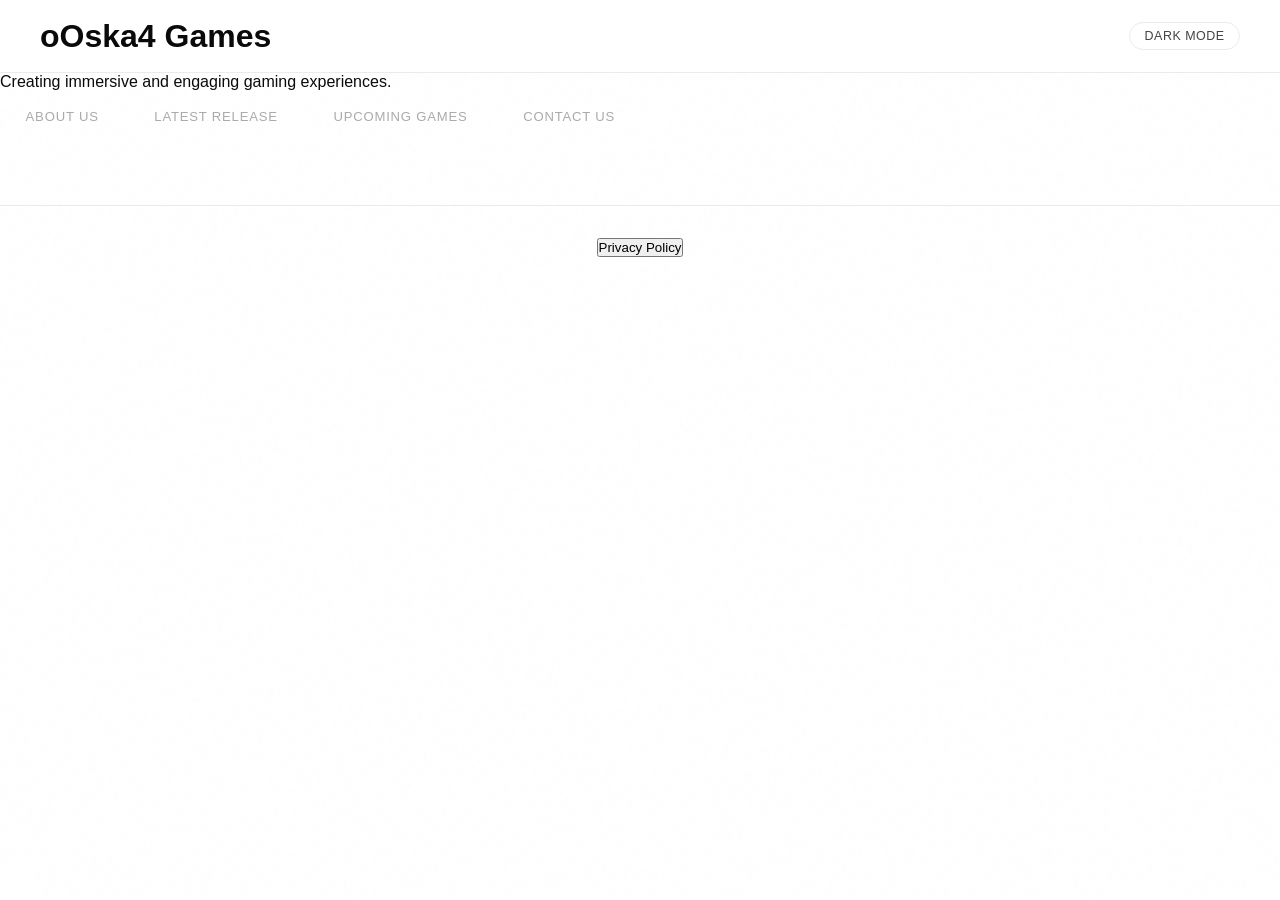
<file: index (1).html>
<!DOCTYPE html><html lang="en"><head>
    <meta charset="UTF-8">
    <meta name="viewport" content="width=device-width, initial-scale=1.0">
    <title>oOska4 Games</title>
    <link rel="icon" href="https://play-lh.googleusercontent.com/SeCmiNJ_7JCiqhTgChS6ItuMIy8qofZCER3fd4OU8s9YSKEI_5aki61v82Ia8RvaY4Y=s188-rw">
    <link rel="stylesheet" href="styles.css">
    <meta property="og:title" content="oOska4 Games">
    <meta property="og:description" content="Creating immersive and engaging gaming experiences. Check out our latest release Flappy Plane!">
    <meta property="og:image" content="https://play-lh.googleusercontent.com/SeCmiNJ_7JCiqhTgChS6ItuMIy8qofZCER3fd4OU8s9YSKEI_5aki61v82Ia8RvaY4Y=s188-rw">
    <meta property="og:url" content="https://yourdomain.com/">
</head>
<body>
    <header>
        <h1>oOska4 Games</h1>
        <button class="theme-toggle" onclick="toggleTheme()">Dark Mode</button>
    </header>

    <main class="container">
        <p class="intro">Creating immersive and engaging gaming experiences.</p>

        <nav class="tabs">
            <button class="tablink" onclick="openTab(event, 'about')">About Us</button>
            <button class="tablink" onclick="openTab(event, 'latest-release')">Latest Release</button>
            <button class="tablink" onclick="openTab(event, 'upcoming-games')">Upcoming Games</button>
            <button class="tablink" onclick="openTab(event, 'contact')">Contact Us</button>
        </nav>

        <section id="about" class="tabcontent">
            <h3>About Us</h3>
            <p>oOska4 Games is dedicated to developing top-notch games that captivate players worldwide. Our mission is to push the boundaries of gaming and deliver unforgettable adventures.</p>
        </section>

        <section id="latest-release" class="tabcontent">
            <h3>Latest Release</h3>
            <p>Our latest game, <strong>Flappy Plane</strong>, is now available on Google Play!</p>
            <a href="https://play.google.com/store/apps/details?id=com.ooska4.flappybird" class="btn btn-playstore" target="_blank">Download Flappy Plane</a>
            <p>Don't have an Android? Use an emulator to play!</p>
        </section>

        <section id="upcoming-games" class="tabcontent">
            <h3>Upcoming Games</h3>
            <ul>
                <li>Flappy Plane 3D - A thrilling 3D version of the Flappy Plane game.</li>
            </ul>
        </section>

        <section id="contact" class="tabcontent">
            <h3>Contact Us</h3>
            <a href="https://discord.gg/BEwNe6U3hT" class="btn btn-discord" target="_blank">Join our Discord</a>
        </section>
    </main>

    <footer>
        <button class="privacy-policy-btn" onclick="window.location.href='policy.html';">Privacy Policy</button>
    </footer>

    <script src="script.js"></script>

</body></html>
</file>
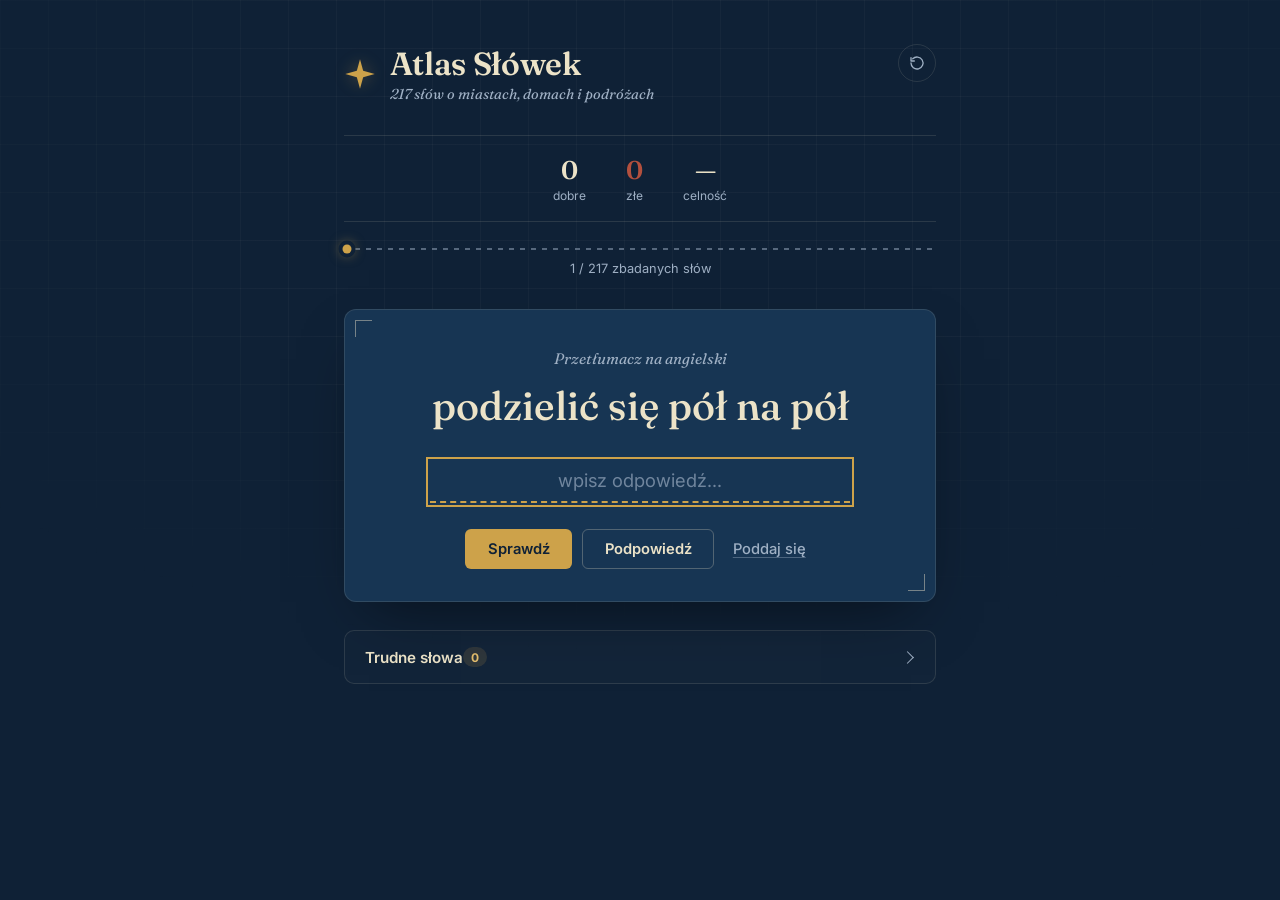
<file: losowecosmacieja.html>
<!DOCTYPE html>
<html lang="pl">
<head>
<meta charset="UTF-8">
<meta name="viewport" content="width=device-width, initial-scale=1.0">
<meta name="color-scheme" content="dark">
<meta name="theme-color" content="#0F2136">
<title>Atlas Słówek</title>
<link rel="preconnect" href="https://fonts.googleapis.com">
<link rel="preconnect" href="https://fonts.gstatic.com" crossorigin>
<link href="https://fonts.googleapis.com/css2?family=Fraunces:ital,opsz,wght@0,9..144,500;0,9..144,600;1,9..144,500&family=Inter:wght@400;500;600;700&display=swap" rel="stylesheet">
<style>
  :root{
    --navy-deep:#0F2136;
    --navy-panel:#16304C;
    --navy-card:#173553;
    --parchment:#ECE3C8;
    --slate:#9FB0C4;
    --brass:#CDA24A;
    --brass-light:#E4BE6E;
    --brick:#B3503E;
    --card-border:rgba(236,227,200,0.12);
    --font-display:'Fraunces', Georgia, serif;
    --font-body:'Inter', -apple-system, BlinkMacSystemFont, sans-serif;
  }

  *{box-sizing:border-box;}
  html,body{height:100%;}
  body{
    margin:0;
    background:var(--navy-deep);
    color:var(--parchment);
    font-family:var(--font-body);
    -webkit-font-smoothing:antialiased;
    text-rendering:optimizeLegibility;
    position:relative;
    overflow-x:hidden;
  }

  .chart-grid{
    position:fixed;
    inset:0;
    pointer-events:none;
    background-image:
      linear-gradient(rgba(236,227,200,0.035) 1px, transparent 1px),
      linear-gradient(90deg, rgba(236,227,200,0.035) 1px, transparent 1px);
    background-size:48px 48px;
    mask-image:radial-gradient(ellipse 80% 60% at 50% 20%, black 40%, transparent 90%);
    z-index:0;
  }

  .sr-only{
    position:absolute; width:1px; height:1px; padding:0; margin:-1px;
    overflow:hidden; clip:rect(0,0,0,0); white-space:nowrap; border:0;
  }

  .app{
    position:relative;
    z-index:1;
    max-width:640px;
    margin:0 auto;
    padding:2.75rem 1.5rem 4rem;
  }

  /* ---------- header ---------- */
  .app__header{
    display:flex;
    align-items:flex-start;
    justify-content:space-between;
    gap:1rem;
    margin-bottom:2rem;
  }
  .brand{
    display:flex;
    align-items:center;
    gap:0.85rem;
  }
  .compass-icon{
    width:32px; height:32px; flex:none;
    color:var(--brass);
    filter:drop-shadow(0 0 8px rgba(205,162,74,0.35));
  }
  .brand h1{
    font-family:var(--font-display);
    font-weight:600;
    font-size:clamp(1.5rem, 1.15rem + 1.4vw, 2rem);
    letter-spacing:-0.01em;
    margin:0 0 0.15rem;
    color:var(--parchment);
  }
  .brand .subtitle{
    margin:0;
    font-size:0.9rem;
    color:var(--slate);
    font-style:italic;
    font-family:var(--font-display);
  }
  .reset-btn{
    flex:none;
    width:38px; height:38px;
    border-radius:50%;
    border:1px solid var(--card-border);
    background:transparent;
    color:var(--slate);
    display:flex; align-items:center; justify-content:center;
    cursor:pointer;
    transition:border-color .15s ease, color .15s ease, transform .5s ease;
  }
  .reset-btn:hover{ color:var(--brass); border-color:var(--brass); }
  .reset-btn:active svg{ transform:rotate(-45deg); }
  .reset-btn svg{ width:16px; height:16px; transition:transform .4s ease; }

  /* ---------- stats ---------- */
  .stats{
    display:flex;
    justify-content:center;
    gap:2.5rem;
    padding:1.1rem 0;
    margin-bottom:0.25rem;
    border-top:1px solid var(--card-border);
    border-bottom:1px solid var(--card-border);
  }
  .stat{ text-align:center; }
  .stat__value{
    display:block;
    font-family:var(--font-display);
    font-weight:600;
    font-size:1.6rem;
    color:var(--parchment);
  }
  .stat--bad .stat__value{ color:var(--brick); }
  .stat__label{
    display:block;
    font-size:0.75rem;
    color:var(--slate);
    margin-top:0.15rem;
  }

  /* ---------- route progress ---------- */
  .route{ margin:1.6rem 0 2.1rem; }
  .route__track{
    position:relative;
    height:2px;
    border-radius:2px;
    background-image:repeating-linear-gradient(to right, rgba(159,176,196,0.5) 0 5px, transparent 5px 11px);
  }
  .route__fill{
    position:absolute; top:0; left:0; height:2px; border-radius:2px;
    background:var(--brass);
    width:0%;
    transition:width .5s ease;
  }
  .route__marker{
    position:absolute; top:50%; left:0%;
    width:9px; height:9px; border-radius:50%;
    background:var(--brass);
    box-shadow:0 0 0 4px var(--navy-deep), 0 0 12px 2px rgba(205,162,74,0.55);
    transform:translate(-50%,-50%);
    transition:left .5s ease;
  }
  .route__label{
    margin-top:0.7rem;
    text-align:center;
    font-size:0.8rem;
    color:var(--slate);
  }

  /* ---------- card ---------- */
  .card{
    position:relative;
    background:var(--navy-card);
    border:1px solid var(--card-border);
    border-radius:12px;
    padding:2.4rem 2rem 2rem;
    box-shadow:0 25px 60px -25px rgba(0,0,0,0.55);
  }
  .card::before, .card::after{
    content:"";
    position:absolute;
    width:16px; height:16px;
    border-color:var(--brass);
    opacity:0.45;
  }
  .card::before{ top:10px; left:10px; border-top:1.5px solid; border-left:1.5px solid; }
  .card::after{ bottom:10px; right:10px; border-bottom:1.5px solid; border-right:1.5px solid; }

  @keyframes cardGlow{
    0%{ box-shadow:0 25px 60px -25px rgba(0,0,0,0.55), 0 0 0 1px var(--card-border); }
    35%{ box-shadow:0 25px 60px -25px rgba(0,0,0,0.55), 0 0 0 1px var(--brass), 0 0 46px 6px rgba(205,162,74,0.3); }
    100%{ box-shadow:0 25px 60px -25px rgba(0,0,0,0.55), 0 0 0 1px var(--card-border); }
  }
  .card.is-correct{ animation:cardGlow 0.9s ease-out; }

  @keyframes shakeX{
    0%,100%{ transform:translateX(0); }
    20%{ transform:translateX(-6px); }
    40%{ transform:translateX(5px); }
    60%{ transform:translateX(-4px); }
    80%{ transform:translateX(3px); }
  }
  .card.is-wrong{ animation:shakeX 0.4s ease-in-out; }

  .card__kicker{
    text-align:center;
    margin:0 0 0.9rem;
    font-family:var(--font-display);
    font-style:italic;
    font-size:0.95rem;
    color:var(--slate);
  }
  .prompt{
    text-align:center;
    margin:0 0 1.9rem;
    font-family:var(--font-display);
    font-weight:500;
    font-size:clamp(1.7rem, 1.35rem + 1.6vw, 2.5rem);
    line-height:1.2;
    color:var(--parchment);
  }

  #answerForm{ display:flex; flex-direction:column; align-items:center; }

  .answer-input{
    width:100%;
    max-width:420px;
    background:transparent;
    border:none;
    border-bottom:2px dashed rgba(236,227,200,0.3);
    color:var(--parchment);
    font-family:var(--font-body);
    font-weight:500;
    font-size:1.15rem;
    text-align:center;
    padding:0.5rem 0.25rem 0.65rem;
    outline:none;
    transition:border-color .15s ease;
  }
  .answer-input::placeholder{ color:rgba(159,176,196,0.65); font-weight:400; }
  .answer-input:focus{ border-bottom-color:var(--brass); }
  .answer-input:disabled{ opacity:0.6; }

  .hint-display{
    margin-top:0.85rem;
    font-size:1rem;
    letter-spacing:0.2em;
    color:var(--brass-light);
    text-align:center;
  }

  .warn{
    margin-top:0.85rem;
    font-size:0.88rem;
    color:var(--brick);
    text-align:center;
  }

  .actions{
    display:flex;
    flex-wrap:wrap;
    justify-content:center;
    align-items:center;
    gap:0.6rem;
    margin-top:1.6rem;
  }
  .btn{
    font-family:var(--font-body);
    font-weight:600;
    font-size:0.92rem;
    padding:0.65rem 1.35rem;
    border-radius:6px;
    border:1px solid transparent;
    cursor:pointer;
    background:transparent;
    transition:background .15s ease, border-color .15s ease, color .15s ease, transform .1s ease;
  }
  .btn:active{ transform:translateY(1px); }
  .btn--primary{ background:var(--brass); color:var(--navy-deep); }
  .btn--primary:hover{ background:var(--brass-light); }
  .btn--ghost{ color:var(--parchment); border-color:rgba(236,227,200,0.28); }
  .btn--ghost:hover{ border-color:var(--brass); color:var(--brass-light); }
  .btn--muted{
    color:var(--slate);
    font-weight:500;
    padding:0.65rem 0.5rem;
    text-decoration:underline;
    text-underline-offset:3px;
    text-decoration-color:rgba(159,176,196,0.4);
  }
  .btn--muted:hover{ color:var(--brick); text-decoration-color:var(--brick); }

  .btn:focus-visible, .answer-input:focus-visible, .reset-btn:focus-visible, summary:focus-visible{
    outline:2px solid var(--brass);
    outline-offset:2px;
  }

  /* ---------- result area ---------- */
  .result{ text-align:center; margin-top:1.5rem; }
  .result__ok{
    font-family:var(--font-display);
    font-weight:600;
    font-size:1.3rem;
    color:var(--brass-light);
    margin:0 0 0.35rem;
  }
  .result__continue{
    font-size:0.8rem;
    color:var(--slate);
    margin:0;
  }
  .result__label{
    font-size:0.78rem;
    color:var(--slate);
    margin:0 0 0.35rem;
  }
  .diff{
    font-size:1.2rem;
    font-weight:600;
    letter-spacing:0.02em;
    margin:0 0 1.1rem;
  }
  .diff-ok{ color:var(--brass-light); }
  .diff-bad{ color:var(--brick); text-decoration:line-through; text-decoration-color:rgba(179,80,62,0.6); }
  .diff-empty{ color:var(--slate); font-weight:400; font-style:italic; }
  .correct-word{
    font-family:var(--font-display);
    font-weight:600;
    font-size:1.5rem;
    color:var(--parchment);
    margin:0 0 1.4rem;
  }

  /* ---------- difficult words ---------- */
  .difficult{
    margin-top:1.75rem;
    border:1px solid var(--card-border);
    border-radius:10px;
    padding:0 1.25rem;
    background:rgba(255,255,255,0.015);
  }
  .difficult summary{
    list-style:none;
    display:flex;
    align-items:center;
    justify-content:space-between;
    padding:1rem 0;
    cursor:pointer;
    font-weight:600;
    font-size:0.95rem;
    color:var(--parchment);
  }
  .difficult summary::-webkit-details-marker{ display:none; }
  .difficult summary::after{
    content:"";
    width:8px; height:8px;
    border-right:1.5px solid var(--slate);
    border-bottom:1.5px solid var(--slate);
    transform:rotate(-45deg);
    transition:transform .2s ease;
    margin-left:auto;
    margin-right:0.2rem;
  }
  .difficult[open] summary::after{ transform:rotate(45deg); }
  .difficult summary > span:first-child{ display:flex; align-items:center; gap:0.6rem; }
  .badge{
    background:rgba(205,162,74,0.15);
    color:var(--brass-light);
    font-size:0.75rem;
    font-weight:700;
    padding:0.15rem 0.5rem;
    border-radius:999px;
  }
  .difficult__list{
    list-style:none;
    margin:0;
    padding:0 0 1rem;
  }
  .difficult__list li{
    display:flex;
    justify-content:space-between;
    align-items:baseline;
    gap:1rem;
    padding:0.55rem 0;
    border-top:1px solid var(--card-border);
    font-size:0.92rem;
  }
  .difficult__pl{ color:var(--parchment); }
  .difficult__en{ color:var(--slate); font-size:0.85rem; text-align:right; flex:none; }
  .difficult__miss{ color:var(--brick); font-size:0.78rem; margin-left:0.5rem; }
  .difficult__empty{
    margin:0 0 1.1rem;
    font-size:0.88rem;
    color:var(--slate);
    font-style:italic;
  }

  @media (max-width:480px){
    .app{ padding:2rem 1.1rem 3rem; }
    .stats{ gap:1.4rem; }
    .card{ padding:2rem 1.25rem 1.6rem; }
    .difficult__list li{ flex-direction:column; gap:0.15rem; }
    .difficult__en{ text-align:left; }
  }

  @media (prefers-reduced-motion:reduce){
    *{ animation:none !important; transition:none !important; }
  }
</style>
</head>
<body>

<div class="chart-grid" aria-hidden="true"></div>

<main class="app">

  <header class="app__header">
    <div class="brand">
      <svg class="compass-icon" viewBox="0 0 100 100" aria-hidden="true">
        <path fill="currentColor" d="M50,4 L59.9,40.1 L96,50 L59.9,59.9 L50,96 L40.1,59.9 L4,50 L40.1,40.1 Z"/>
      </svg>
      <div>
        <h1>Atlas Słówek</h1>
        <p class="subtitle">217 słów o miastach, domach i podróżach</p>
      </div>
    </div>
    <button type="button" class="reset-btn" id="resetBtn" aria-label="Zacznij sesję od nowa" title="Zacznij od nowa">
      <svg viewBox="0 0 24 24" fill="none" stroke="currentColor" stroke-width="2" stroke-linecap="round" stroke-linejoin="round">
        <path d="M3 12a9 9 0 1 0 2.6-6.3"/>
        <path d="M3 4v5h5"/>
      </svg>
    </button>
  </header>

  <section class="stats" aria-label="Statystyki sesji">
    <div class="stat">
      <span class="stat__value" id="goodCount">0</span>
      <span class="stat__label">dobre</span>
    </div>
    <div class="stat stat--bad">
      <span class="stat__value" id="badCount">0</span>
      <span class="stat__label">złe</span>
    </div>
    <div class="stat">
      <span class="stat__value" id="accuracyValue">—</span>
      <span class="stat__label">celność</span>
    </div>
  </section>

  <div class="route" aria-hidden="true">
    <div class="route__track">
      <div class="route__fill" id="routeFill"></div>
      <div class="route__marker" id="routeMarker"></div>
    </div>
    <div class="route__label"><span id="exploredCount">0</span> / 217 zbadanych słów</div>
  </div>

  <section class="card" id="card">
    <p class="card__kicker">Przetłumacz na angielski</p>
    <p class="prompt" id="promptWord">…</p>

    <form id="answerForm" autocomplete="off" novalidate>
      <label class="sr-only" for="answerInput">Wpisz angielskie tłumaczenie</label>
      <input
        type="text"
        id="answerInput"
        class="answer-input"
        placeholder="wpisz odpowiedź…"
        autocapitalize="off"
        autocomplete="off"
        spellcheck="false"
        aria-describedby="promptWord"
      />
      <div class="hint-display" id="hintDisplay" hidden></div>
      <div class="warn" id="warnMsg" role="status" hidden>To nie to. Spróbuj jeszcze raz.</div>

      <div class="actions" id="actionsRow">
        <button type="submit" class="btn btn--primary">Sprawdź</button>
        <button type="button" class="btn btn--ghost" id="hintBtn">Podpowiedź</button>
        <button type="button" class="btn btn--muted" id="giveUpBtn">Poddaj się</button>
      </div>
    </form>

    <div class="result" id="resultArea" role="status" aria-live="polite" hidden></div>
  </section>

  <details class="difficult" id="difficultPanel">
    <summary>
      <span>Trudne słowa</span>
      <span class="badge" id="difficultCount">0</span>
    </summary>
    <p class="difficult__empty" id="difficultEmpty">Żadne słowo nie sprawiło Ci jeszcze trudności.</p>
    <ul class="difficult__list" id="difficultList" hidden></ul>
  </details>

</main>

<script>
(function(){
  "use strict";

  // [english, polish] — faithfully ported from list 2
  const WORDS = [
    ["ancient","starożytny"],
    ["at the roundabout","na rondzie"],
    ["at the town hall","w ratuszu"],
    ["at the traffic lights","na światłach"],
    ["ban","zakazać"],
    ["bustling","tętniący życiem"],
    ["cobbled street","brukowana ulica"],
    ["cycle lane","ścieżka rowerowa"],
    ["daily commute","codzienny dojazd"],
    ["destination","cel podróży"],
    ["determined","zdeterminowany"],
    ["drainage system","system kanalizacyjny"],
    ["early hours","wczesne godziny"],
    ["emission","emisja"],
    ["famed for","słynący z"],
    ["fine sb","ukarać grzywną, dać mandat"],
    ["flourish","rozkwitać, prosperować"],
    ["get a facelift","przejść modernizację"],
    ["home town","miasto rodzinne"],
    ["in decline","podupadający"],
    ["in the city centre","w centrum miasta"],
    ["in the park","w parku"],
    ["in the suburbs","na przedmieściach"],
    ["inhabitant","mieszkaniec"],
    ["limit","ograniczać"],
    ["mayor","burmistrz"],
    ["medieval","średniowieczny"],
    ["noise pollution","zagrożenie hałasem"],
    ["on the border","na granicy"],
    ["on the coast","na wybrzeżu"],
    ["on the outskirts","na obrzeżach, na peryferiach"],
    ["on-street parking","parkowanie na ulicy"],
    ["open-air market","targ na świeżym powietrzu"],
    ["pavement","chodnik"],
    ["pedestrian zone","strefa dla pieszych, deptak"],
    ["pedestrianisation","zamknięcie dla ruchu kołowego"],
    ["picturesque","malowniczy"],
    ["popular with","popularny wśród"],
    ["preserve","zachować, chronić"],
    ["quaint","urokliwy"],
    ["reliable network","niezawodna sieć"],
    ["replace","zastąpić"],
    ["resident","mieszkaniec"],
    ["rolling hills","pofalowane wzgórza"],
    ["scenery","sceneria"],
    ["shabby","zaniedbany, odrapany"],
    ["smooth","gładki"],
    ["surface","powierzchnia"],
    ["street furniture","mała architektura"],
    ["surround","otaczać"],
    ["gear","nonsens, bzdury"],
    ["laugh sth off","obracać coś w żart"],
    ["tension","napięcie"],
    ["endeavour","próba, wysiłek"],
    ["tempt fate","kusić los"],
    ["mere mortals","zwykli śmiertelnicy"],
    ["slick","przebiegły, podstępny"],
    ["gruelling","wyczerpujący"],
    ["minor","drobny, niewielki"],
    ["subject sb to sth","poddawać kogoś czemuś, narażać kogoś na coś"],
    ["footprint","zakres działalności"],
    ["lash out","naskoczyć na kogoś (werbalnie)"],
    ["solidify","utrwalać, umacniać"],
    ["ponder","rozważać"],
    ["ruthless","bezlitosny"],
    ["with flying colours","śpiewająco"],
    ["ambiguous","dwuznaczny"],
    ["tarmac","asfalt"],
    ["tweet","ćwierkać"],
    ["underground car park","parking podziemny"],
    ["urban","miejski"],
    ["urban development","urbanizacja"],
    ["vibrant","tętniący życiem"],
    ["vibrant colour","żywy kolor"],
    ["within 500 metres","w odległości 500 metrów"],
    ["within easy reach","w pobliżu"],
    ["within walking distance","w odległości spaceru"],
    ["chart","wytyczać, nakreślać"],
    ["embark on","rozpoczynać coś, wyruszać"],
    ["first-aid course","kurs pierwszej pomocy"],
    ["route","trasa, kurs"],
    ["set off","wyruszać w podróż"],
    ["take a chance","zaryzykować"],
    ["top-of-the-range","najwyższej klasy"],
    ["voyage of a lifetime","rejs życia"],
    ["affordable","w przystępnej cenie"],
    ["casino","kasyno"],
    ["co-housing","życie we wspólnocie mieszkaniowej"],
    ["communal","wspólny, dzielony"],
    ["communal house","wspólny dom"],
    ["disposable income","przychód do wydania"],
    ["dock","dokować"],
    ["domestic chore","obowiązek domowy"],
    ["homeowner","właściciel domu"],
    ["household","gospodarstwo domowe"],
    ["household appliance","sprzęt gospodarstwa domowego"],
    ["housing development","osiedle mieszkaniowe"],
    ["light fixture","oprawa oświetleniowa"],
    ["multi-storey car park","parking wielopoziomowy"],
    ["neighbourly","życzliwy, sąsiedzki"],
    ["profitable","opłcalny, dochodowy"],
    ["provider","dostawca"],
    ["residential area","dzielnica mieszkaniowa"],
    ["run low on sth","posiadać niewiele czegoś"],
    ["second home","drugi dom"],
    ["self-contained flat","samodzielne mieszkanie"],
    ["smart house","inteligentny dom"],
    ["social housing","mieszkania socjalne"],
    ["solar panel","panel słoneczny"],
    ["sustainable","zrównoważony"],
    ["store","magazynować"],
    ["tower block","wieżowiec"],
    ["well-established","uznany, o ugruntowanej pozycji"],
    ["wireless","bezprzewodowy"],
    ["alert","czujny, uważny"],
    ["be/become second nature to sb","być/stać się czyjąś drugą naturą"],
    ["blanket","koc"],
    ["blazing","płonący"],
    ["canvas camp bed","łóżko polowe pokryte płótnem"],
    ["carve wood","rzeźbić w drewnie"],
    ["central heating","centralne ogrzewanie"],
    ["cramped","zatłoczony, ciasny"],
    ["damp","wilgotny"],
    ["directions","wskazówki"],
    ["drag","ciągnąć, wlec"],
    ["draughty","pełen przeciągów"],
    ["en suite bathroom","łazienka przylegająca do pokoju"],
    ["enjoy your own company","czuć się dobrze samemu, we własnym towarzystwie"],
    ["fireplace","kominek"],
    ["fitted kitchen","kuchnia na wymiar"],
    ["flickering fire","migoczący ogień"],
    ["flint and steel","krzesiwo"],
    ["have a hairy moment","przeżyć stresujące/przerażające chwile"],
    ["inaccessible","niedostępny, nieosiągalny"],
    ["keep a cool head","zachować zimną krew"],
    ["keep your wits about you","zachować przytomność umysłu"],
    ["kit","ekwipunek, zestaw"],
    ["minimalist","minimalistyczny"],
    ["not be everyone's cup of tea","nie być dla każdego"],
    ["practise what you preach","żyć zgodnie z głoszonymi zasadami"],
    ["rely on","polegać na"],
    ["remote","odległy"],
    ["run wild","biegać bez kontroli, samopas"],
    ["running water","bieżąca woda"],
    ["sauna","sauna"],
    ["snug","przytulny, zaciszny"],
    ["supplies","zaopatrzenie, prowiant"],
    ["tan a skin","garbować skórę"],
    ["tribe","plemię"],
    ["trunk","kufer"],
    ["privacy","prywatność"],
    ["rent","czynsz"],
    ["security","bezpieczeństwo"],
    ["share a room","dzielić pokój"],
    ["split the cost","dzielić się kosztami"],
    ["breathtaking","zapierający dech w piersiach"],
    ["inn","gospoda"],
    ["movie set","plan filmowy"],
    ["shoot","sesja"],
    ["stunning","oszałamiający"],
    ["tourist spot","atrakcja turystyczna"],
    ["all in all/ all things considered","ogólnie rzecz biorąc"],
    ["appreciate","doceniać"],
    ["argue for/against sth","argumentować za czymś/przeciw czemuś"],
    ["average cost","średni koszt"],
    ["balance","równoważyć"],
    ["benefit","korzyść, pożytek"],
    ["bills","rachunki"],
    ["common","powszechny"],
    ["convenient","wygodny, praktyczny"],
    ["convincing","przekonujący"],
    ["downside/drawback","wada"],
    ["equally","jednocześnie, w równym stopniu"],
    ["experience","doświadczyć"],
    ["go missing","zaginąć"],
    ["interfere","przeszkadzać, kolidować"],
    ["kitchen facilities","wyposażenie kuchenne"],
    ["likewise","podobnie"],
    ["maintain order","zachować porządek"],
    ["on balance","po rozważeniu wszystkich kwestii"],
    ["potential","potencjalny"],
    ["persuasive","przekonujący"],
    ["pros and cons","za i przeciw"],
    ["rental price","cena wynajmu"],
    ["sense of community","poczucie wspólnoty"],
    ["supervisor","nadzorca, opiekun"],
    ["supportive","pomocny, wspierający"],
    ["home truth","gorzka prawda"],
    ["nothing to write home about","nic specjalnego"],
    ["get on like a house on fire","z miejsca się zaprzyjaźnić"],
    ["hit home","dotrzeć do kogoś"],
    ["drive sb up the wall","doprowadzać kogoś do szału"],
    ["everything but the kitchen sink","wszystko, co wpadnie w ręce"],
    ["fly off the handle","wyjść z siebie"],
    ["sit on the fence about sth","zwlekać z podjęciem decyzji"],
    ["on the house","na koszt firmy"],
    ["come home to sb","uświadomić kogoś o czymś"],
    ["from rags to riches","od zera do milionera"],
    ["torn","rozdarty"],
    ["numb","odrętwiały"],
    ["wilderness","dzicz, pustkowie"],
    ["bin bag","worek na śmieci"],
    ["disgusting","obrzydliwy"],
    ["drawer","szuflada"],
    ["excuse","wymówka"],
    ["laundry basket","kosz na pranie"],
    ["nightmare","koszmar"],
    ["pile","stos, sterta"],
    ["slob","niechluj"],
    ["stale","nieświeży, czerstwy"],
    ["agree","zgadzać się"],
    ["compromise","iść na kompromis"],
    ["course of action","kierunek działania"],
    ["go halves","podzielić się pół na pół"],
    ["hall of residence","akademik"],
    ["meet halfway","pójść na kompromis"],
    ["object","sprzeciwiać się"]
  ];

  const reduceMotion = window.matchMedia('(prefers-reduced-motion: reduce)').matches;

  let drawCounts = new Array(WORDS.length).fill(0);
  let currentIndex = null;
  let goodCount = 0;
  let badCount = 0;
  let hintRevealCount = 0;
  let hasWrongAttempt = false;
  let exploredSet = new Set();
  let difficultMap = new Map(); // index -> misses
  let appState = 'active'; // 'active' | 'correct' | 'revealed'
  let nextTimer = null;

  const AFFIRMATIONS = [
    "Świetnie!",
    "Brawo!",
    "Doskonale!",
    "Poprawna odpowiedź!",
    "Tak jest!"
  ];

  const els = {
    form: document.getElementById('answerForm'),
    input: document.getElementById('answerInput'),
    promptWord: document.getElementById('promptWord'),
    hintDisplay: document.getElementById('hintDisplay'),
    warnMsg: document.getElementById('warnMsg'),
    actionsRow: document.getElementById('actionsRow'),
    hintBtn: document.getElementById('hintBtn'),
    giveUpBtn: document.getElementById('giveUpBtn'),
    resetBtn: document.getElementById('resetBtn'),
    resultArea: document.getElementById('resultArea'),
    card: document.getElementById('card'),
    goodCount: document.getElementById('goodCount'),
    badCount: document.getElementById('badCount'),
    accuracyValue: document.getElementById('accuracyValue'),
    exploredCount: document.getElementById('exploredCount'),
    routeFill: document.getElementById('routeFill'),
    routeMarker: document.getElementById('routeMarker'),
    difficultCount: document.getElementById('difficultCount'),
    difficultEmpty: document.getElementById('difficultEmpty'),
    difficultList: document.getElementById('difficultList')
  };

  function escapeHtml(str){
    return str.replace(/[&<>"']/g, function(c){
      return ({'&':'&amp;','<':'&lt;','>':'&gt;','"':'&quot;',"'":'&#39;'})[c];
    });
  }

  function pickIndex(){
    let idx, guard = 0;
    do{
      idx = Math.floor(Math.random() * WORDS.length);
      guard++;
    } while ((drawCounts[idx] > 3 || idx === currentIndex) && guard < 300);
    drawCounts[idx] = (drawCounts[idx] || 0) + 1;
    return idx;
  }

  function buildHintDisplay(word, revealCount){
    let letterSeen = 0;
    let out = '';
    for (const ch of word){
      if (/[a-zA-Z]/.test(ch)){
        letterSeen++;
        out += (letterSeen <= revealCount) ? ch : '\u2013';
      } else {
        out += ch;
      }
    }
    return out;
  }

  function countLetters(word){
    let n = 0;
    for (const ch of word){ if (/[a-zA-Z]/.test(ch)) n++; }
    return n;
  }

  function buildDiffHtml(userAnswer, correct){
    if (!userAnswer){
      return '<span class="diff-empty">(brak odpowiedzi)</span>';
    }
    let html = '';
    for (let i = 0; i < userAnswer.length; i++){
      const uch = userAnswer[i];
      const cch = correct[i];
      const match = cch !== undefined && uch.toLowerCase() === cch.toLowerCase();
      html += '<span class="' + (match ? 'diff-ok' : 'diff-bad') + '">' + escapeHtml(uch) + '</span>';
    }
    return html;
  }

  function updateStatsUI(){
    els.goodCount.textContent = goodCount;
    els.badCount.textContent = badCount;
    const total = goodCount + badCount;
    els.accuracyValue.textContent = total === 0 ? '\u2014' : Math.round((goodCount / total) * 100) + '%';

    const explored = exploredSet.size;
    els.exploredCount.textContent = explored;
    const pct = (explored / WORDS.length) * 100;
    els.routeFill.style.width = pct + '%';
    els.routeMarker.style.left = pct + '%';
  }

  function updateDifficultUI(){
    const count = difficultMap.size;
    els.difficultCount.textContent = count;
    if (count === 0){
      els.difficultEmpty.hidden = false;
      els.difficultList.hidden = true;
      els.difficultList.innerHTML = '';
      return;
    }
    els.difficultEmpty.hidden = true;
    els.difficultList.hidden = false;

    const rows = Array.from(difficultMap.entries()).sort((a, b) => b[1] - a[1]);
    els.difficultList.innerHTML = rows.map(function(entry){
      const idx = entry[0], misses = entry[1];
      const w = WORDS[idx];
      return '<li>' +
        '<span class="difficult__pl">' + escapeHtml(w[1]) + '</span>' +
        '<span class="difficult__en">' + escapeHtml(w[0]) +
          '<span class="difficult__miss">\u00d7' + misses + '</span></span>' +
      '</li>';
    }).join('');
  }

  function setCardState(cls){
    els.card.classList.remove('is-correct', 'is-wrong');
    if (cls && !reduceMotion){
      // force reflow so the animation can retrigger
      void els.card.offsetWidth;
      els.card.classList.add(cls);
    }
  }

  function loadWord(){
    clearTimeout(nextTimer);
    appState = 'active';
    hasWrongAttempt = false;
    hintRevealCount = 0;

    currentIndex = pickIndex();
    exploredSet.add(currentIndex);
    updateStatsUI();

    els.promptWord.textContent = WORDS[currentIndex][1];
    els.input.value = '';
    els.input.disabled = false;
    els.input.hidden = false;
    els.hintDisplay.hidden = true;
    els.warnMsg.hidden = true;
    els.actionsRow.hidden = false;
    els.hintBtn.disabled = false;
    els.resultArea.hidden = true;
    els.resultArea.innerHTML = '';

    setCardState(null);
    els.input.focus();
  }

  function markCorrect(){
    appState = 'correct';
    goodCount++;
    updateStatsUI();

    els.input.disabled = true;
    els.actionsRow.hidden = true;
    els.hintDisplay.hidden = true;
    els.warnMsg.hidden = true;

    const msg = AFFIRMATIONS[Math.floor(Math.random() * AFFIRMATIONS.length)];
    els.resultArea.hidden = false;
    els.resultArea.innerHTML =
      '<p class="result__ok">' + escapeHtml(msg) + '</p>' +
      '<p class="result__continue">Enter, aby przejść dalej</p>';

    setCardState('is-correct');
    nextTimer = setTimeout(loadWord, 900);
  }

  function revealAnswer(){
    appState = 'revealed';
    badCount++;

    const idx = currentIndex;
    difficultMap.set(idx, (difficultMap.get(idx) || 0) + 1);
    updateDifficultUI();
    updateStatsUI();

    const correct = WORDS[idx][0];
    const userAnswer = els.input.value.trim();

    els.input.disabled = true;
    els.actionsRow.hidden = true;
    els.hintDisplay.hidden = true;
    els.warnMsg.hidden = true;

    els.resultArea.hidden = false;
    els.resultArea.innerHTML =
      '<p class="result__label">Twoja odpowiedź</p>' +
      '<p class="diff">' + buildDiffHtml(userAnswer, correct) + '</p>' +
      '<p class="result__label">Poprawna odpowiedź</p>' +
      '<p class="correct-word">' + escapeHtml(correct) + '</p>' +
      '<button type="button" class="btn btn--primary" id="nextBtn">Dalej</button>';

    document.getElementById('nextBtn').addEventListener('click', loadWord);
  }

  function checkAnswer(){
    if (appState !== 'active') return;
    const answer = els.input.value.trim().toLowerCase();
    const correct = WORDS[currentIndex][0];

    if (answer === correct){
      markCorrect();
    } else {
      hasWrongAttempt = true;
      els.warnMsg.hidden = false;
      setCardState('is-wrong');
      els.input.focus();
      els.input.select();
    }
  }

  function useHint(){
    if (appState !== 'active') return;
    const word = WORDS[currentIndex][0];
    const total = countLetters(word);
    if (hintRevealCount >= total) return;
    hintRevealCount++;
    els.hintDisplay.hidden = false;
    els.hintDisplay.textContent = buildHintDisplay(word, hintRevealCount);
    if (hintRevealCount >= total){
      els.hintBtn.disabled = true;
    }
  }

  function resetSession(){
    clearTimeout(nextTimer);
    drawCounts = new Array(WORDS.length).fill(0);
    currentIndex = null;
    goodCount = 0;
    badCount = 0;
    exploredSet = new Set();
    difficultMap = new Map();
    updateDifficultUI();
    loadWord();
  }

  els.form.addEventListener('submit', function(e){
    e.preventDefault();
    checkAnswer();
  });
  els.hintBtn.addEventListener('click', useHint);
  els.giveUpBtn.addEventListener('click', revealAnswer);
  els.resetBtn.addEventListener('click', resetSession);

  window.addEventListener('keydown', function(e){
    if (e.key !== 'Enter') return;
    if (appState === 'correct'){
      e.preventDefault();
      clearTimeout(nextTimer);
      loadWord();
    } else if (appState === 'revealed'){
      e.preventDefault();
      loadWord();
    }
  });

  updateDifficultUI();
  loadWord();
})();
</script>

</body>
</html>
</file>
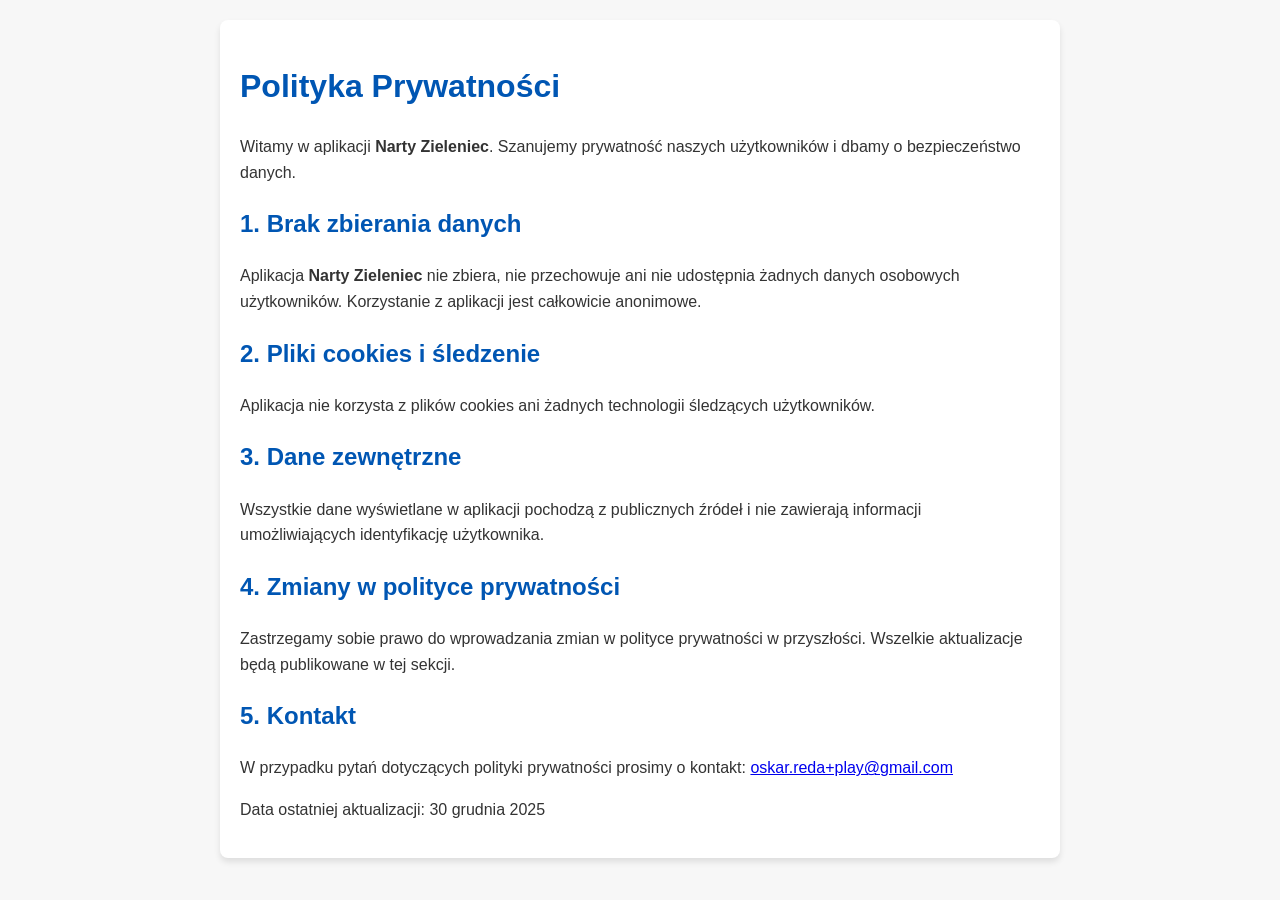
<file: NartyZieleniecPrivacyPolicy.html>
<!DOCTYPE html>
<html lang="pl">
<head>
    <meta charset="UTF-8">
    <meta name="viewport" content="width=device-width, initial-scale=1.0">
    <title>Polityka Prywatności - Narty Zieleniec</title>
    <style>
        body {
            font-family: Arial, sans-serif;
            margin: 20px;
            line-height: 1.6;
            background-color: #f7f7f7;
            color: #333;
        }
        h1, h2 {
            color: #0056b3;
        }
        .container {
            max-width: 800px;
            margin: auto;
            background: #fff;
            padding: 20px;
            border-radius: 8px;
            box-shadow: 0 4px 6px rgba(0,0,0,0.1);
        }
        p {
            margin-bottom: 15px;
        }
    </style>
</head>
<body>
    <div class="container">
        <h1>Polityka Prywatności</h1>
        <p>Witamy w aplikacji <strong>Narty Zieleniec</strong>. Szanujemy prywatność naszych użytkowników i dbamy o bezpieczeństwo danych.</p>

        <h2>1. Brak zbierania danych</h2>
        <p>Aplikacja <strong>Narty Zieleniec</strong> nie zbiera, nie przechowuje ani nie udostępnia żadnych danych osobowych użytkowników. Korzystanie z aplikacji jest całkowicie anonimowe.</p>

        <h2>2. Pliki cookies i śledzenie</h2>
        <p>Aplikacja nie korzysta z plików cookies ani żadnych technologii śledzących użytkowników.</p>

        <h2>3. Dane zewnętrzne</h2>
        <p>Wszystkie dane wyświetlane w aplikacji pochodzą z publicznych źródeł i nie zawierają informacji umożliwiających identyfikację użytkownika.</p>

        <h2>4. Zmiany w polityce prywatności</h2>
        <p>Zastrzegamy sobie prawo do wprowadzania zmian w polityce prywatności w przyszłości. Wszelkie aktualizacje będą publikowane w tej sekcji.</p>

        <h2>5. Kontakt</h2>
        <p>W przypadku pytań dotyczących polityki prywatności prosimy o kontakt: <a href="oskar.reda+play@gmail.com">oskar.reda+play@gmail.com</a></p>

        <p>Data ostatniej aktualizacji: 30 grudnia 2025</p>
    </div>
</body>
</html>
</file>
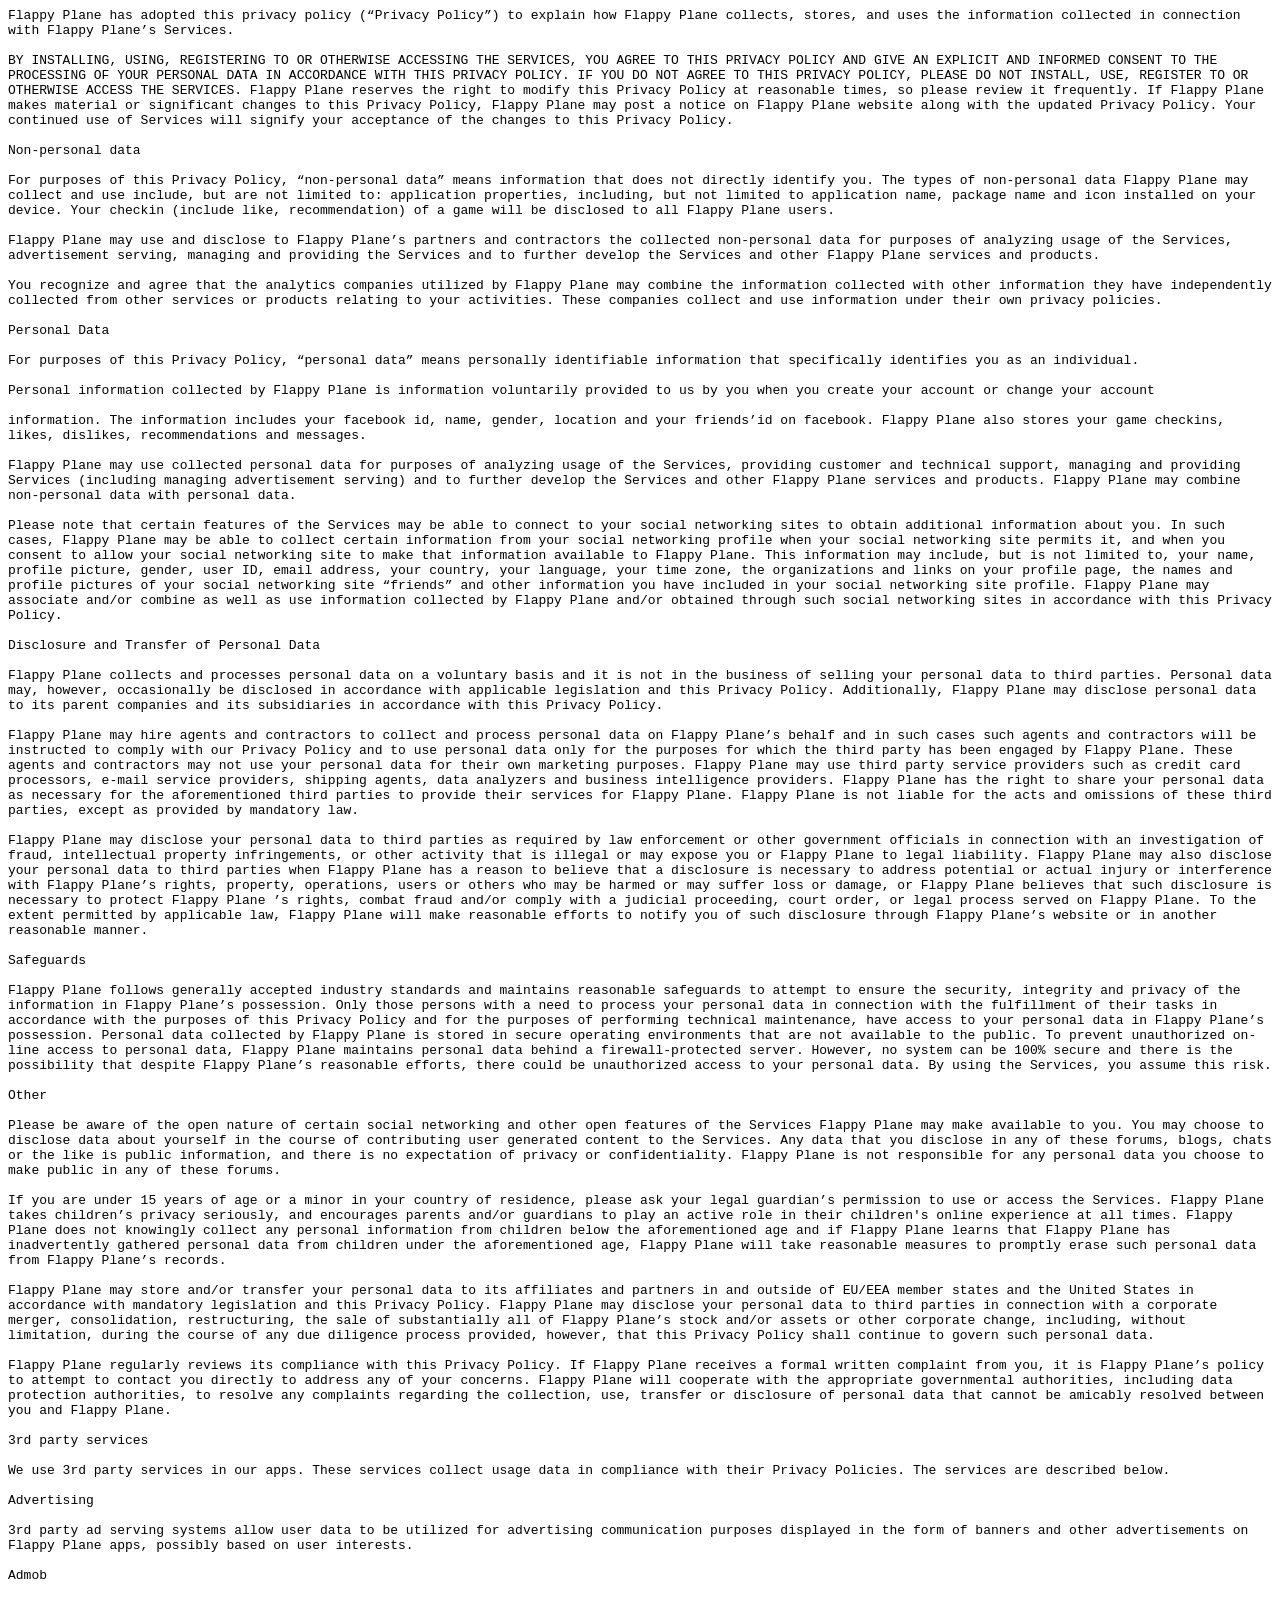
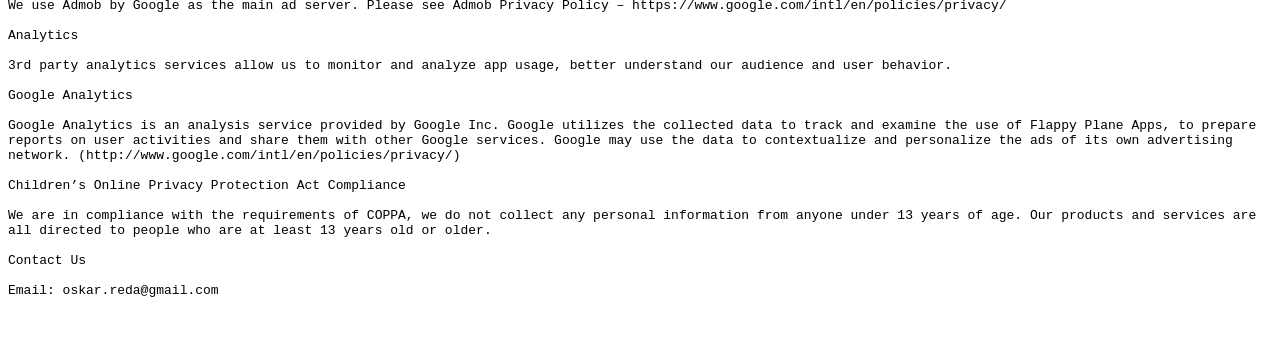
<file: policy (1).html>
<!-- saved from url=(0032)https://315165.hostmypolicy.com/ -->
<html data-darkreader-proxy-injected="true"><head><meta http-equiv="Content-Type" content="text/html; charset=UTF-8"><style type="text/css" data-asas-style="">body, div, a, p, span{ user-select: text !important; }p, h1, h2, h3, h4, h5, h6{ cursor: auto; user-select: text !important; }::selection{ background-color: #338FFF !important; color: #fff !important; }</style></head>
    <body>
        <pre style="word-wrap: break-word; white-space: pre-wrap;">Flappy Plane has adopted this privacy policy (“Privacy Policy”) to explain how Flappy Plane collects, stores, and uses the information collected in connection with Flappy Plane’s Services.

BY INSTALLING, USING, REGISTERING TO OR OTHERWISE ACCESSING THE SERVICES, YOU AGREE TO THIS PRIVACY POLICY AND GIVE AN EXPLICIT AND INFORMED CONSENT TO THE PROCESSING OF YOUR PERSONAL DATA IN ACCORDANCE WITH THIS PRIVACY POLICY. IF YOU DO NOT AGREE TO THIS PRIVACY POLICY, PLEASE DO NOT INSTALL, USE, REGISTER TO OR OTHERWISE ACCESS THE SERVICES. Flappy Plane reserves the right to modify this Privacy Policy at reasonable times, so please review it frequently. If Flappy Plane makes material or significant changes to this Privacy Policy, Flappy Plane may post a notice on Flappy Plane website along with the updated Privacy Policy. Your continued use of Services will signify your acceptance of the changes to this Privacy Policy.

Non-personal data

For purposes of this Privacy Policy, “non-personal data” means information that does not directly identify you. The types of non-personal data Flappy Plane may collect and use include, but are not limited to: application properties, including, but not limited to application name, package name and icon installed on your device. Your checkin (include like, recommendation) of a game will be disclosed to all Flappy Plane users.

Flappy Plane may use and disclose to Flappy Plane’s partners and contractors the collected non-personal data for purposes of analyzing usage of the Services, advertisement serving, managing and providing the Services and to further develop the Services and other Flappy Plane services and products.

You recognize and agree that the analytics companies utilized by Flappy Plane may combine the information collected with other information they have independently collected from other services or products relating to your activities. These companies collect and use information under their own privacy policies.

Personal Data

For purposes of this Privacy Policy, “personal data” means personally identifiable information that specifically identifies you as an individual.

Personal information collected by Flappy Plane is information voluntarily provided to us by you when you create your account or change your account 

information. The information includes your facebook id, name, gender, location and your friends’id on facebook. Flappy Plane also stores your game checkins, likes, dislikes, recommendations and messages.

Flappy Plane may use collected personal data for purposes of analyzing usage of the Services, providing customer and technical support, managing and providing Services (including managing advertisement serving) and to further develop the Services and other Flappy Plane services and products. Flappy Plane may combine non-personal data with personal data.

Please note that certain features of the Services may be able to connect to your social networking sites to obtain additional information about you. In such cases, Flappy Plane may be able to collect certain information from your social networking profile when your social networking site permits it, and when you consent to allow your social networking site to make that information available to Flappy Plane. This information may include, but is not limited to, your name, profile picture, gender, user ID, email address, your country, your language, your time zone, the organizations and links on your profile page, the names and profile pictures of your social networking site “friends” and other information you have included in your social networking site profile. Flappy Plane may associate and/or combine as well as use information collected by Flappy Plane and/or obtained through such social networking sites in accordance with this Privacy Policy.

Disclosure and Transfer of Personal Data

Flappy Plane collects and processes personal data on a voluntary basis and it is not in the business of selling your personal data to third parties. Personal data may, however, occasionally be disclosed in accordance with applicable legislation and this Privacy Policy. Additionally, Flappy Plane may disclose personal data to its parent companies and its subsidiaries in accordance with this Privacy Policy.

Flappy Plane may hire agents and contractors to collect and process personal data on Flappy Plane’s behalf and in such cases such agents and contractors will be instructed to comply with our Privacy Policy and to use personal data only for the purposes for which the third party has been engaged by Flappy Plane. These agents and contractors may not use your personal data for their own marketing purposes. Flappy Plane may use third party service providers such as credit card processors, e-mail service providers, shipping agents, data analyzers and business intelligence providers. Flappy Plane has the right to share your personal data as necessary for the aforementioned third parties to provide their services for Flappy Plane. Flappy Plane is not liable for the acts and omissions of these third parties, except as provided by mandatory law.

Flappy Plane may disclose your personal data to third parties as required by law enforcement or other government officials in connection with an investigation of fraud, intellectual property infringements, or other activity that is illegal or may expose you or Flappy Plane to legal liability. Flappy Plane may also disclose your personal data to third parties when Flappy Plane has a reason to believe that a disclosure is necessary to address potential or actual injury or interference with Flappy Plane’s rights, property, operations, users or others who may be harmed or may suffer loss or damage, or Flappy Plane believes that such disclosure is necessary to protect Flappy Plane ’s rights, combat fraud and/or comply with a judicial proceeding, court order, or legal process served on Flappy Plane. To the extent permitted by applicable law, Flappy Plane will make reasonable efforts to notify you of such disclosure through Flappy Plane’s website or in another reasonable manner.

Safeguards

Flappy Plane follows generally accepted industry standards and maintains reasonable safeguards to attempt to ensure the security, integrity and privacy of the information in Flappy Plane’s possession. Only those persons with a need to process your personal data in connection with the fulfillment of their tasks in accordance with the purposes of this Privacy Policy and for the purposes of performing technical maintenance, have access to your personal data in Flappy Plane’s possession. Personal data collected by Flappy Plane is stored in secure operating environments that are not available to the public. To prevent unauthorized on-line access to personal data, Flappy Plane maintains personal data behind a firewall-protected server. However, no system can be 100% secure and there is the possibility that despite Flappy Plane’s reasonable efforts, there could be unauthorized access to your personal data. By using the Services, you assume this risk.

Other

Please be aware of the open nature of certain social networking and other open features of the Services Flappy Plane may make available to you. You may choose to disclose data about yourself in the course of contributing user generated content to the Services. Any data that you disclose in any of these forums, blogs, chats or the like is public information, and there is no expectation of privacy or confidentiality. Flappy Plane is not responsible for any personal data you choose to make public in any of these forums.

If you are under 15 years of age or a minor in your country of residence, please ask your legal guardian’s permission to use or access the Services. Flappy Plane takes children’s privacy seriously, and encourages parents and/or guardians to play an active role in their children's online experience at all times. Flappy Plane does not knowingly collect any personal information from children below the aforementioned age and if Flappy Plane learns that Flappy Plane has inadvertently gathered personal data from children under the aforementioned age, Flappy Plane will take reasonable measures to promptly erase such personal data from Flappy Plane’s records.

Flappy Plane may store and/or transfer your personal data to its affiliates and partners in and outside of EU/EEA member states and the United States in accordance with mandatory legislation and this Privacy Policy. Flappy Plane may disclose your personal data to third parties in connection with a corporate merger, consolidation, restructuring, the sale of substantially all of Flappy Plane’s stock and/or assets or other corporate change, including, without limitation, during the course of any due diligence process provided, however, that this Privacy Policy shall continue to govern such personal data.

Flappy Plane regularly reviews its compliance with this Privacy Policy. If Flappy Plane receives a formal written complaint from you, it is Flappy Plane’s policy to attempt to contact you directly to address any of your concerns. Flappy Plane will cooperate with the appropriate governmental authorities, including data protection authorities, to resolve any complaints regarding the collection, use, transfer or disclosure of personal data that cannot be amicably resolved between you and Flappy Plane.

3rd party services

We use 3rd party services in our apps. These services collect usage data in compliance with their Privacy Policies. The services are described below.

Advertising

3rd party ad serving systems allow user data to be utilized for advertising communication purposes displayed in the form of banners and other advertisements on Flappy Plane apps, possibly based on user interests.

Admob

We use Admob by Google as the main ad server. Please see Admob Privacy Policy – https://www.google.com/intl/en/policies/privacy/

Analytics

3rd party analytics services allow us to monitor and analyze app usage, better understand our audience and user behavior.

Google Analytics

Google Analytics is an analysis service provided by Google Inc. Google utilizes the collected data to track and examine the use of Flappy Plane Apps, to prepare reports on user activities and share them with other Google services. Google may use the data to contextualize and personalize the ads of its own advertising network. (http://www.google.com/intl/en/policies/privacy/)

Children’s Online Privacy Protection Act Compliance

We are in compliance with the requirements of COPPA, we do not collect any personal information from anyone under 13 years of age. Our products and services are all directed to people who are at least 13 years old or older.

Contact Us

Email: oskar.reda@gmail.com</pre>
    
</body></html>
</file>
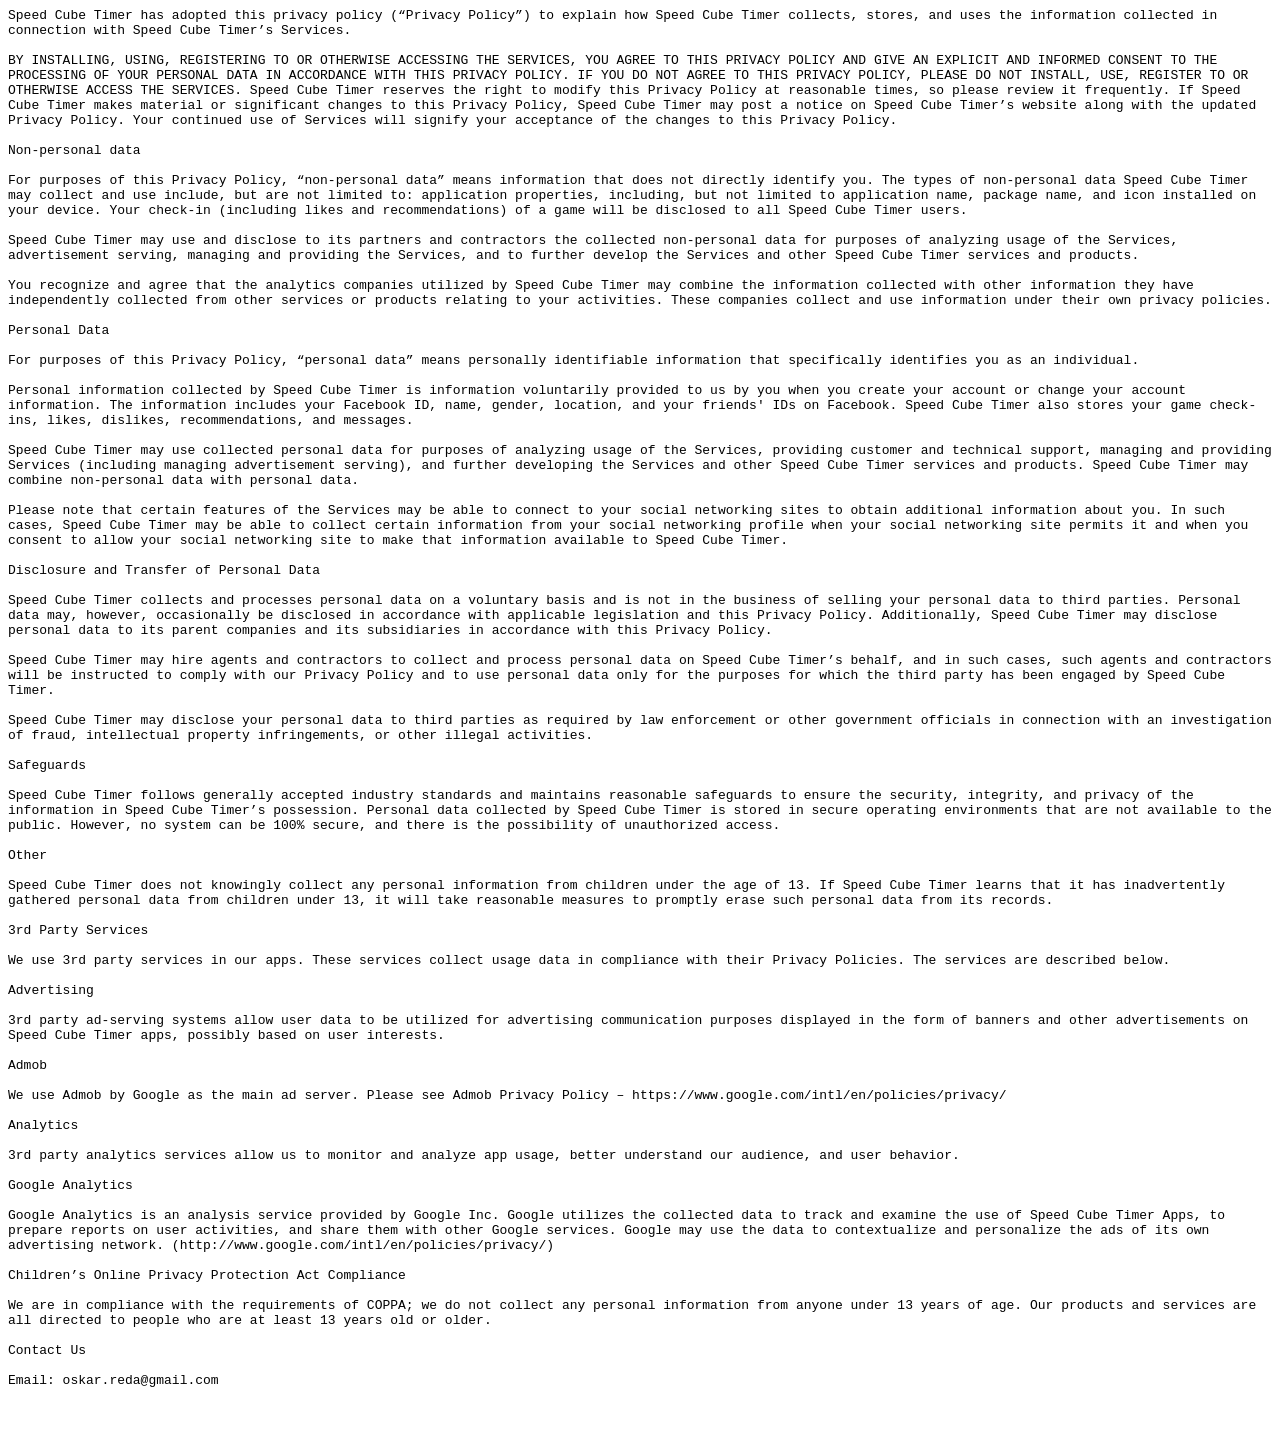
<file: policy2.html>
<!-- saved from url=(0032)https://315165.hostmypolicy.com/ -->
<html data-darkreader-proxy-injected="true"><head><meta http-equiv="Content-Type" content="text/html; charset=UTF-8"><style type="text/css" data-asas-style="">body, div, a, p, span{ user-select: text !important; }p, h1, h2, h3, h4, h5, h6{ cursor: auto; user-select: text !important; }::selection{ background-color: #338FFF !important; color: #fff !important; }</style></head>
    <body>
        <pre style="word-wrap: break-word; white-space: pre-wrap;">Speed Cube Timer has adopted this privacy policy (“Privacy Policy”) to explain how Speed Cube Timer collects, stores, and uses the information collected in connection with Speed Cube Timer’s Services.

BY INSTALLING, USING, REGISTERING TO OR OTHERWISE ACCESSING THE SERVICES, YOU AGREE TO THIS PRIVACY POLICY AND GIVE AN EXPLICIT AND INFORMED CONSENT TO THE PROCESSING OF YOUR PERSONAL DATA IN ACCORDANCE WITH THIS PRIVACY POLICY. IF YOU DO NOT AGREE TO THIS PRIVACY POLICY, PLEASE DO NOT INSTALL, USE, REGISTER TO OR OTHERWISE ACCESS THE SERVICES. Speed Cube Timer reserves the right to modify this Privacy Policy at reasonable times, so please review it frequently. If Speed Cube Timer makes material or significant changes to this Privacy Policy, Speed Cube Timer may post a notice on Speed Cube Timer’s website along with the updated Privacy Policy. Your continued use of Services will signify your acceptance of the changes to this Privacy Policy.

Non-personal data

For purposes of this Privacy Policy, “non-personal data” means information that does not directly identify you. The types of non-personal data Speed Cube Timer may collect and use include, but are not limited to: application properties, including, but not limited to application name, package name, and icon installed on your device. Your check-in (including likes and recommendations) of a game will be disclosed to all Speed Cube Timer users.

Speed Cube Timer may use and disclose to its partners and contractors the collected non-personal data for purposes of analyzing usage of the Services, advertisement serving, managing and providing the Services, and to further develop the Services and other Speed Cube Timer services and products.

You recognize and agree that the analytics companies utilized by Speed Cube Timer may combine the information collected with other information they have independently collected from other services or products relating to your activities. These companies collect and use information under their own privacy policies.

Personal Data

For purposes of this Privacy Policy, “personal data” means personally identifiable information that specifically identifies you as an individual.

Personal information collected by Speed Cube Timer is information voluntarily provided to us by you when you create your account or change your account information. The information includes your Facebook ID, name, gender, location, and your friends' IDs on Facebook. Speed Cube Timer also stores your game check-ins, likes, dislikes, recommendations, and messages.

Speed Cube Timer may use collected personal data for purposes of analyzing usage of the Services, providing customer and technical support, managing and providing Services (including managing advertisement serving), and further developing the Services and other Speed Cube Timer services and products. Speed Cube Timer may combine non-personal data with personal data.

Please note that certain features of the Services may be able to connect to your social networking sites to obtain additional information about you. In such cases, Speed Cube Timer may be able to collect certain information from your social networking profile when your social networking site permits it and when you consent to allow your social networking site to make that information available to Speed Cube Timer.

Disclosure and Transfer of Personal Data

Speed Cube Timer collects and processes personal data on a voluntary basis and is not in the business of selling your personal data to third parties. Personal data may, however, occasionally be disclosed in accordance with applicable legislation and this Privacy Policy. Additionally, Speed Cube Timer may disclose personal data to its parent companies and its subsidiaries in accordance with this Privacy Policy.

Speed Cube Timer may hire agents and contractors to collect and process personal data on Speed Cube Timer’s behalf, and in such cases, such agents and contractors will be instructed to comply with our Privacy Policy and to use personal data only for the purposes for which the third party has been engaged by Speed Cube Timer.

Speed Cube Timer may disclose your personal data to third parties as required by law enforcement or other government officials in connection with an investigation of fraud, intellectual property infringements, or other illegal activities.

Safeguards

Speed Cube Timer follows generally accepted industry standards and maintains reasonable safeguards to ensure the security, integrity, and privacy of the information in Speed Cube Timer’s possession. Personal data collected by Speed Cube Timer is stored in secure operating environments that are not available to the public. However, no system can be 100% secure, and there is the possibility of unauthorized access.

Other

Speed Cube Timer does not knowingly collect any personal information from children under the age of 13. If Speed Cube Timer learns that it has inadvertently gathered personal data from children under 13, it will take reasonable measures to promptly erase such personal data from its records.

3rd Party Services

We use 3rd party services in our apps. These services collect usage data in compliance with their Privacy Policies. The services are described below.

Advertising

3rd party ad-serving systems allow user data to be utilized for advertising communication purposes displayed in the form of banners and other advertisements on Speed Cube Timer apps, possibly based on user interests.

Admob

We use Admob by Google as the main ad server. Please see Admob Privacy Policy – https://www.google.com/intl/en/policies/privacy/

Analytics

3rd party analytics services allow us to monitor and analyze app usage, better understand our audience, and user behavior.

Google Analytics

Google Analytics is an analysis service provided by Google Inc. Google utilizes the collected data to track and examine the use of Speed Cube Timer Apps, to prepare reports on user activities, and share them with other Google services. Google may use the data to contextualize and personalize the ads of its own advertising network. (http://www.google.com/intl/en/policies/privacy/)

Children’s Online Privacy Protection Act Compliance

We are in compliance with the requirements of COPPA; we do not collect any personal information from anyone under 13 years of age. Our products and services are all directed to people who are at least 13 years old or older.

Contact Us

Email: oskar.reda@gmail.com

</pre>
    
</body></html>
</file>
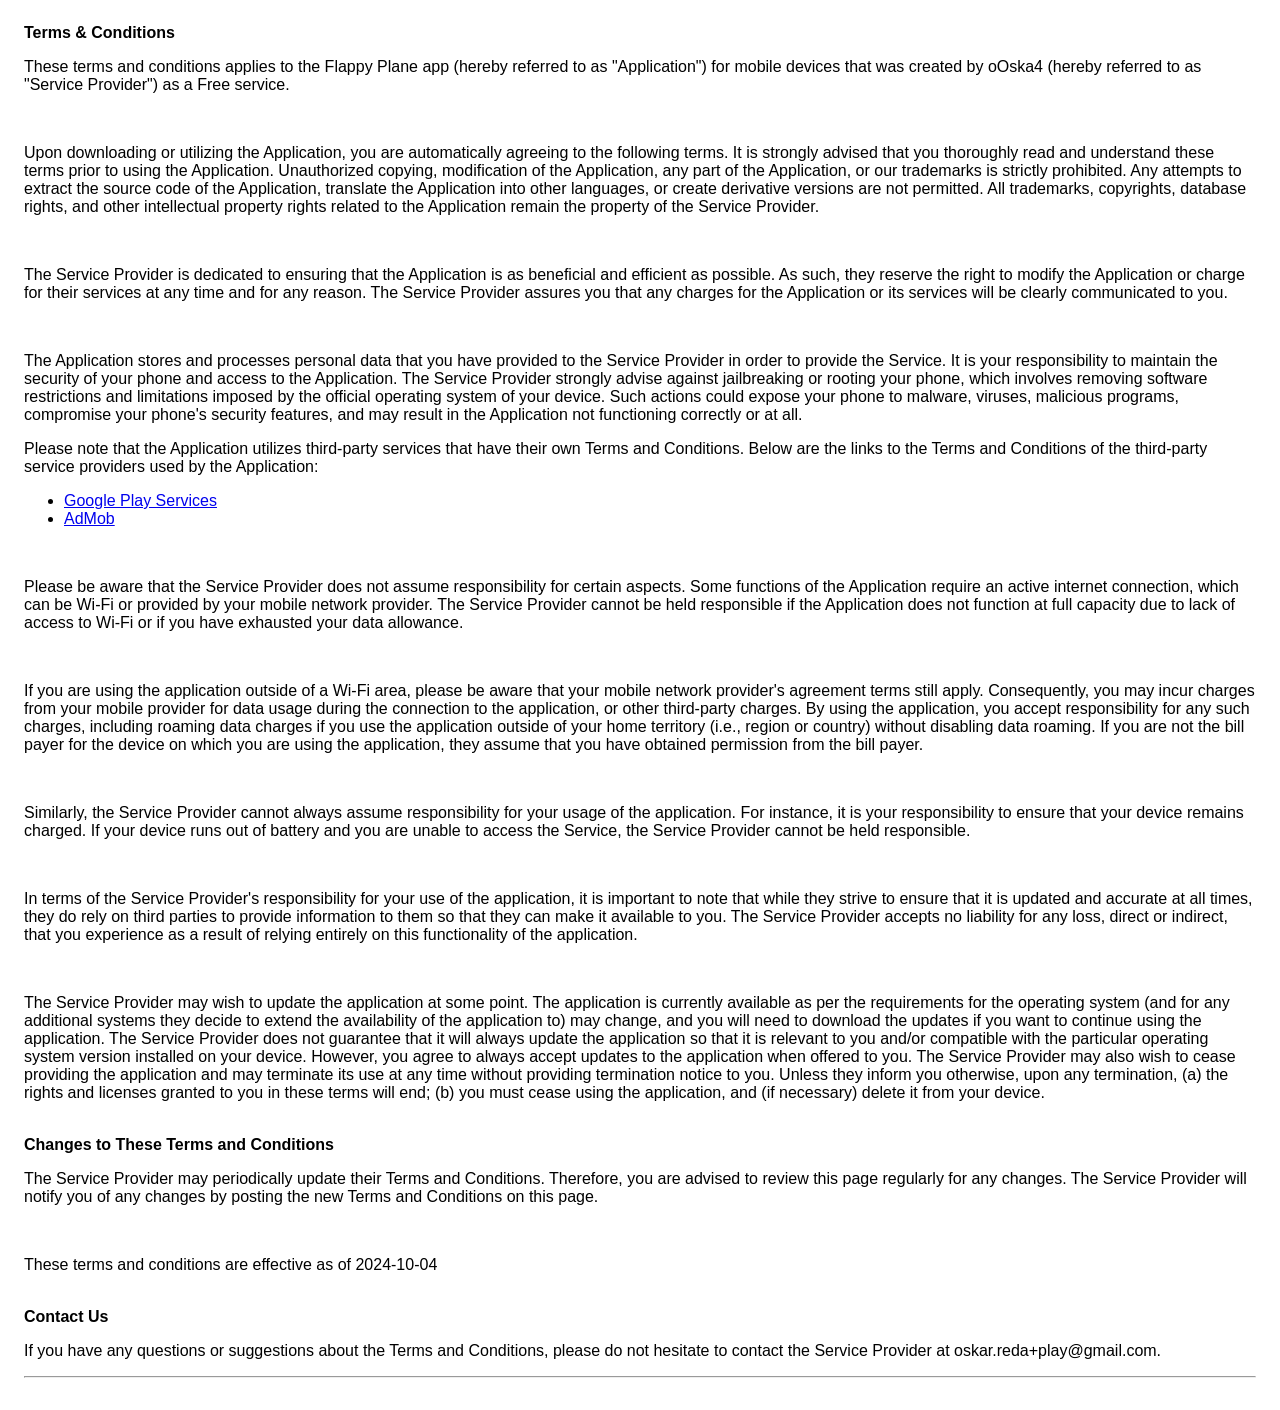
<file: terms.html>
<!DOCTYPE html>
    <html>
    <head>
      <meta charset='utf-8'>
      <meta name='viewport' content='width=device-width'>
      <title>Terms &amp; Conditions</title>
      <style> body { font-family: 'Helvetica Neue', Helvetica, Arial, sans-serif; padding:1em; } </style>
    </head>
    <body>
    <strong>Terms &amp; Conditions</strong><br><p>These terms and conditions applies to the Flappy Plane app (hereby referred to as "Application") for mobile devices that was created by oOska4 (hereby referred to as "Service Provider") as a Free service.</p><br><p>Upon downloading or utilizing the Application, you are automatically agreeing to the following terms. It is strongly advised that you thoroughly read and understand these terms prior to using the Application. Unauthorized copying, modification of the Application, any part of the Application, or our trademarks is strictly prohibited. Any attempts to extract the source code of the Application, translate the Application into other languages, or create derivative versions are not permitted. All trademarks, copyrights, database rights, and other intellectual property rights related to the Application remain the property of the Service Provider.</p><br><p>The Service Provider is dedicated to ensuring that the Application is as beneficial and efficient as possible. As such, they reserve the right to modify the Application or charge for their services at any time and for any reason. The Service Provider assures you that any charges for the Application or its services will be clearly communicated to you.</p><br><p>The Application stores and processes personal data that you have provided to the Service Provider in order to provide the Service. It is your responsibility to maintain the security of your phone and access to the Application. The Service Provider strongly advise against jailbreaking or rooting your phone, which involves removing software restrictions and limitations imposed by the official operating system of your device. Such actions could expose your phone to malware, viruses, malicious programs, compromise your phone's security features, and may result in the Application not functioning correctly or at all.</p><div><p>Please note that the Application utilizes third-party services that have their own Terms and Conditions. Below are the links to the Terms and Conditions of the third-party service providers used by the Application:</p><ul><li><a href="https://policies.google.com/terms" target="_blank" rel="noopener noreferrer">Google Play Services</a></li><li><a href="https://developers.google.com/admob/terms" target="_blank" rel="noopener noreferrer">AdMob</a></li><!----><!----><!----><!----><!----><!----><!----><!----><!----><!----><!----><!----><!----><!----><!----><!----><!----><!----><!----><!----><!----><!----><!----><!----><!----><!----><!----><!----><!----><!----></ul></div><br><p>Please be aware that the Service Provider does not assume responsibility for certain aspects. Some functions of the Application require an active internet connection, which can be Wi-Fi or provided by your mobile network provider. The Service Provider cannot be held responsible if the Application does not function at full capacity due to lack of access to Wi-Fi or if you have exhausted your data allowance.</p><br><p>If you are using the application outside of a Wi-Fi area, please be aware that your mobile network provider's agreement terms still apply. Consequently, you may incur charges from your mobile provider for data usage during the connection to the application, or other third-party charges. By using the application, you accept responsibility for any such charges, including roaming data charges if you use the application outside of your home territory (i.e., region or country) without disabling data roaming. If you are not the bill payer for the device on which you are using the application, they assume that you have obtained permission from the bill payer.</p><br><p>Similarly, the Service Provider cannot always assume responsibility for your usage of the application. For instance, it is your responsibility to ensure that your device remains charged. If your device runs out of battery and you are unable to access the Service, the Service Provider cannot be held responsible.</p><br><p>In terms of the Service Provider's responsibility for your use of the application, it is important to note that while they strive to ensure that it is updated and accurate at all times, they do rely on third parties to provide information to them so that they can make it available to you. The Service Provider accepts no liability for any loss, direct or indirect, that you experience as a result of relying entirely on this functionality of the application.</p><br><p>The Service Provider may wish to update the application at some point. The application is currently available as per the requirements for the operating system (and for any additional systems they decide to extend the availability of the application to) may change, and you will need to download the updates if you want to continue using the application. The Service Provider does not guarantee that it will always update the application so that it is relevant to you and/or compatible with the particular operating system version installed on your device. However, you agree to always accept updates to the application when offered to you. The Service Provider may also wish to cease providing the application and may terminate its use at any time without providing termination notice to you. Unless they inform you otherwise, upon any termination, (a) the rights and licenses granted to you in these terms will end; (b) you must cease using the application, and (if necessary) delete it from your device.</p><br><strong>Changes to These Terms and Conditions</strong><p>The Service Provider may periodically update their Terms and Conditions. Therefore, you are advised to review this page regularly for any changes. The Service Provider will notify you of any changes by posting the new Terms and Conditions on this page.</p><br><p>These terms and conditions are effective as of 2024-10-04</p><br><strong>Contact Us</strong><p>If you have any questions or suggestions about the Terms and Conditions, please do not hesitate to contact the Service Provider at oskar.reda+play@gmail.com.</p><hr>
    </body>
    </html>
</file>
<file: styles.css>
*, *::before, *::after { box-sizing: border-box; margin: 0; padding: 0; }

:root {
  --bg: #0a0a0a;
  --surface: #111111;
  --surface2: #1a1a1a;
  --border: rgba(255,255,255,0.06);
  --border-hover: rgba(255,255,255,0.12);
  --accent: #1DF299;
  --accent-dim: rgba(29,242,153,0.12);
  --accent-mid: rgba(29,242,153,0.4);
  --text-primary: #f0f0f0;
  --text-secondary: #888;
  --text-muted: #444;
  --font-display: 'Syne', sans-serif;
  --font-body: 'DM Sans', sans-serif;
}

html { scroll-behavior: smooth; }

body {
  font-family: var(--font-body);
  background: var(--bg);
  color: var(--text-primary);
  min-height: 100vh;
  overflow-x: hidden;
}

/* NOISE TEXTURE */
body::before {
  content: '';
  position: fixed;
  inset: 0;
  background-image: url("data:image/svg+xml,%3Csvg viewBox='0 0 200 200' xmlns='http://www.w3.org/2000/svg'%3E%3Cfilter id='n'%3E%3CfeTurbulence type='fractalNoise' baseFrequency='0.9' numOctaves='4' stitchTiles='stitch'/%3E%3C/filter%3E%3Crect width='100%25' height='100%25' filter='url(%23n)' opacity='1'/%3E%3C/svg%3E");
  opacity: 0.018;
  pointer-events: none;
  z-index: 0;
}

/* GLOW ORB */
.orb {
  position: fixed;
  width: 600px;
  height: 600px;
  border-radius: 50%;
  background: radial-gradient(circle, rgba(29,242,153,0.07) 0%, transparent 70%);
  top: -200px;
  left: -150px;
  pointer-events: none;
  z-index: 0;
  animation: orbDrift 20s ease-in-out infinite alternate;
}
@keyframes orbDrift {
  0%   { transform: translate(0, 0); }
  100% { transform: translate(120px, 80px); }
}

/* HEADER */
header {
  position: sticky;
  top: 0;
  z-index: 100;
  display: flex;
  align-items: center;
  justify-content: space-between;
  padding: 1.1rem 2.5rem;
  background: rgba(10,10,10,0.8);
  backdrop-filter: blur(20px);
  -webkit-backdrop-filter: blur(20px);
  border-bottom: 1px solid var(--border);
  animation: slideDown 0.7s cubic-bezier(.16,1,.3,1) both;
}
@keyframes slideDown {
  from { opacity: 0; transform: translateY(-20px); }
  to   { opacity: 1; transform: translateY(0); }
}

.logo {
  font-family: var(--font-display);
  font-size: 1.3rem;
  font-weight: 800;
  letter-spacing: -0.01em;
  color: var(--text-primary);
  text-decoration: none;
}
.logo span { color: var(--accent); }

.theme-toggle {
  font-family: var(--font-body);
  font-size: 0.78rem;
  font-weight: 400;
  letter-spacing: 0.04em;
  text-transform: uppercase;
  background: transparent;
  color: var(--text-secondary);
  border: 1px solid var(--border);
  padding: 0.4rem 0.9rem;
  border-radius: 100px;
  cursor: pointer;
  transition: all 0.2s;
}
.theme-toggle:hover {
  color: var(--text-primary);
  border-color: var(--border-hover);
}

/* HERO */
.hero {
  position: relative;
  z-index: 1;
  display: flex;
  flex-direction: column;
  align-items: center;
  justify-content: center;
  text-align: center;
  padding: 4rem 1.5rem 3rem;
}
.hero-eyebrow {
  font-size: 0.7rem;
  font-weight: 400;
  letter-spacing: 0.18em;
  text-transform: uppercase;
  color: var(--accent);
  margin-bottom: 1rem;
  opacity: 0;
  animation: fadeUp 0.8s 0.2s cubic-bezier(.16,1,.3,1) forwards;
}
.hero h1 {
  font-family: var(--font-display);
  font-size: clamp(1.8rem, 4.5vw, 4rem);
  font-weight: 800;
  line-height: 1.1;
  letter-spacing: -0.02em;
  color: var(--text-primary);
  opacity: 0;
  overflow-wrap: break-word;
  word-break: break-word;
  max-width: 100%;
  animation: fadeUp 0.9s 0.35s cubic-bezier(.16,1,.3,1) forwards;
}
.hero h1 em {
  font-style: normal;
  color: var(--accent);
}
.hero-sub {
  margin-top: 1.2rem;
  font-size: 1rem;
  font-weight: 300;
  color: var(--text-secondary);
  max-width: 400px;
  line-height: 1.7;
  opacity: 0;
  animation: fadeUp 0.9s 0.5s cubic-bezier(.16,1,.3,1) forwards;
}
.hero-line {
  width: 1px;
  height: 40px;
  background: linear-gradient(to bottom, transparent, var(--accent-mid), transparent);
  margin: 2rem auto 0;
  opacity: 0;
  animation: fadeUp 0.9s 0.7s cubic-bezier(.16,1,.3,1) forwards;
}
@keyframes fadeUp {
  from { opacity: 0; transform: translateY(24px); }
  to   { opacity: 1; transform: translateY(0); }
}

/* TABS */
.tab-nav {
  position: relative;
  z-index: 1;
  display: flex;
  justify-content: center;
  gap: 0;
  padding: 0 2rem;
  border-bottom: 1px solid var(--border);
  overflow-x: auto;
  scrollbar-width: none;
}
.tab-nav::-webkit-scrollbar { display: none; }

.tablink {
  font-family: var(--font-body);
  font-size: 0.82rem;
  font-weight: 400;
  letter-spacing: 0.06em;
  text-transform: uppercase;
  background: transparent;
  border: none;
  color: var(--text-muted);
  padding: 1.1rem 1.6rem;
  cursor: pointer;
  position: relative;
  transition: color 0.2s;
  white-space: nowrap;
}
.tablink::after {
  content: '';
  position: absolute;
  bottom: -1px;
  left: 0;
  right: 0;
  height: 2px;
  background: var(--accent);
  transform: scaleX(0);
  transition: transform 0.3s cubic-bezier(.16,1,.3,1);
}
.tablink:hover { color: var(--text-secondary); }
.tablink.active { color: var(--text-primary); }
.tablink.active::after { transform: scaleX(1); }

/* CONTENT */
.content-wrapper {
  position: relative;
  z-index: 1;
  max-width: 760px;
  margin: 0 auto;
  padding: 0 2rem;
}
.tabcontent {
  display: none;
  padding: 3.5rem 0;
  animation: fadeContent 0.5s cubic-bezier(.16,1,.3,1) both;
}
.tabcontent.active { display: block; }
@keyframes fadeContent {
  from { opacity: 0; transform: translateY(16px); }
  to   { opacity: 1; transform: translateY(0); }
}

/* SECTION TYPOGRAPHY */
.section-label {
  font-size: 0.68rem;
  font-weight: 400;
  letter-spacing: 0.18em;
  text-transform: uppercase;
  color: var(--accent);
  margin-bottom: 1.2rem;
}
.section-title {
  font-family: var(--font-display);
  font-size: clamp(1.8rem, 4vw, 2.6rem);
  font-weight: 700;
  letter-spacing: -0.02em;
  line-height: 1.1;
  margin-bottom: 1.5rem;
}
.section-body {
  font-size: 1rem;
  font-weight: 300;
  line-height: 1.8;
  color: var(--text-secondary);
  max-width: 560px;
}

/* GAME CARD */
.game-card {
  margin-top: 2.5rem;
  background: var(--surface);
  border: 1px solid var(--border);
  border-radius: 16px;
  padding: 2rem;
  display: flex;
  gap: 2rem;
  align-items: center;
  transition: border-color 0.3s, background 0.3s;
}
.game-card:hover {
  border-color: var(--border-hover);
  background: var(--surface2);
}
.game-icon {
  width: 80px;
  height: 80px;
  border-radius: 18px;
  flex-shrink: 0;
  overflow: hidden;
}
.game-icon img { width: 100%; height: 100%; object-fit: cover; }
.game-info { flex: 1; }
.game-name {
  font-family: var(--font-display);
  font-size: 1.4rem;
  font-weight: 700;
  margin-bottom: 0.4rem;
}
.game-desc {
  font-size: 0.9rem;
  font-weight: 300;
  color: var(--text-secondary);
  line-height: 1.6;
  margin-bottom: 1.2rem;
}
.game-note {
  margin-top: 0.9rem;
  font-size: 0.8rem;
  color: var(--text-muted);
  font-weight: 300;
}
.btn-play {
  display: inline-flex;
  align-items: center;
  gap: 0.5rem;
  font-family: var(--font-body);
  font-size: 0.82rem;
  font-weight: 400;
  letter-spacing: 0.04em;
  text-transform: uppercase;
  background: var(--accent);
  color: #000;
  text-decoration: none;
  padding: 0.7rem 1.4rem;
  border-radius: 100px;
  transition: opacity 0.2s, transform 0.2s;
}
.btn-play:hover { opacity: 0.85; transform: translateY(-1px); }
.btn-play svg { width: 14px; height: 14px; }

/* UPCOMING */
.upcoming-item {
  display: flex;
  align-items: center;
  gap: 1.2rem;
  padding: 1.5rem 0;
  border-bottom: 1px solid var(--border);
}
.upcoming-item:first-of-type { border-top: 1px solid var(--border); margin-top: 2rem; }
.upcoming-num {
  font-family: var(--font-display);
  font-size: 0.7rem;
  font-weight: 700;
  letter-spacing: 0.1em;
  color: var(--text-muted);
  width: 28px;
  flex-shrink: 0;
}
.upcoming-title {
  font-family: var(--font-display);
  font-size: 1.1rem;
  font-weight: 600;
}
.upcoming-badge {
  margin-left: auto;
  font-size: 0.65rem;
  letter-spacing: 0.1em;
  text-transform: uppercase;
  color: var(--accent);
  border: 1px solid var(--accent-mid);
  background: var(--accent-dim);
  padding: 0.3rem 0.7rem;
  border-radius: 100px;
  flex-shrink: 0;
}
.upcoming-desc {
  font-size: 0.88rem;
  font-weight: 300;
  color: var(--text-secondary);
  margin-top: 0.2rem;
}

/* CONTACT */
.contact-row {
  display: flex;
  flex-direction: column;
  gap: 1rem;
  margin-top: 2rem;
}
.btn-discord {
  display: inline-flex;
  align-items: center;
  gap: 0.6rem;
  font-family: var(--font-body);
  font-size: 0.88rem;
  font-weight: 400;
  background: var(--surface);
  color: var(--text-primary);
  text-decoration: none;
  border: 1px solid var(--border);
  padding: 0.9rem 1.6rem;
  border-radius: 12px;
  transition: border-color 0.2s, background 0.2s;
  width: fit-content;
}
.btn-discord:hover { border-color: #5865F2; background: rgba(88,101,242,0.08); }
.discord-icon { width: 20px; height: 20px; color: #5865F2; }

/* FOOTER */
footer {
  position: relative;
  z-index: 1;
  display: flex;
  justify-content: center;
  align-items: center;
  padding: 2rem;
  border-top: 1px solid var(--border);
  margin-top: 4rem;
}
.privacy-btn {
  font-family: var(--font-body);
  font-size: 0.78rem;
  letter-spacing: 0.06em;
  text-transform: uppercase;
  background: transparent;
  color: var(--text-muted);
  border: none;
  cursor: pointer;
  transition: color 0.2s;
}
.privacy-btn:hover { color: var(--text-secondary); }

/* LIGHT MODE */
body.light {
  --bg: #ffffff;
  --surface: #f5f5f5;
  --surface2: #ebebeb;
  --border: rgba(0,0,0,0.08);
  --border-hover: rgba(0,0,0,0.16);
  --accent: #00875a;
  --accent-dim: rgba(0,135,90,0.08);
  --accent-mid: rgba(0,135,90,0.3);
  --text-primary: #0a0a0a;
  --text-secondary: #444;
  --text-muted: #aaa;
}
body.light header {
  background: rgba(255,255,255,0.85);
}
body.light .orb {
  background: radial-gradient(circle, rgba(0,135,90,0.05) 0%, transparent 70%);
}
body.light body::before { opacity: 0; }

/* RESPONSIVE — tablet */
@media (max-width: 768px) {
  .content-wrapper { padding: 0 1.2rem; }
  .tabcontent { padding: 2.5rem 0; }
  .section-title { font-size: clamp(1.5rem, 5vw, 2rem); }
  .game-card { padding: 1.4rem; gap: 1.2rem; }
  .tablink { padding: 0.9rem 1rem; font-size: 0.75rem; letter-spacing: 0.04em; }
}

/* RESPONSIVE — mobile */
@media (max-width: 480px) {
  header { padding: 0.9rem 1rem; }
  .logo { font-size: 1.1rem; }
  .theme-toggle { font-size: 0.7rem; padding: 0.35rem 0.7rem; }
  .hero { padding: 2.5rem 1rem 2rem; }
  .hero h1 { font-size: clamp(1.4rem, 7vw, 2rem); line-height: 1.15; }
  .hero-sub { font-size: 0.9rem; max-width: 100%; }
  .hero-line { height: 30px; margin-top: 1.5rem; }
  .tab-nav { padding: 0 0.5rem; }
  .tablink { padding: 0.8rem 0.7rem; font-size: 0.68rem; letter-spacing: 0.02em; }
  .content-wrapper { padding: 0 1rem; }
  .tabcontent { padding: 2rem 0; }
  .section-title { font-size: 1.5rem; }
  .game-card { flex-direction: column; align-items: flex-start; gap: 1rem; padding: 1.2rem; }
  .game-icon { width: 60px; height: 60px; border-radius: 14px; }
  .game-name { font-size: 1.2rem; }
  .game-desc { font-size: 0.85rem; }
  .btn-play { font-size: 0.75rem; padding: 0.6rem 1.1rem; }
  .upcoming-item { gap: 0.8rem; }
  .upcoming-title { font-size: 1rem; }
  .upcoming-badge { font-size: 0.6rem; padding: 0.25rem 0.6rem; }
  .btn-discord { font-size: 0.82rem; padding: 0.8rem 1.2rem; width: 100%; justify-content: center; }
  footer { margin-top: 2rem; padding: 1.5rem 1rem; }
}
</file>
